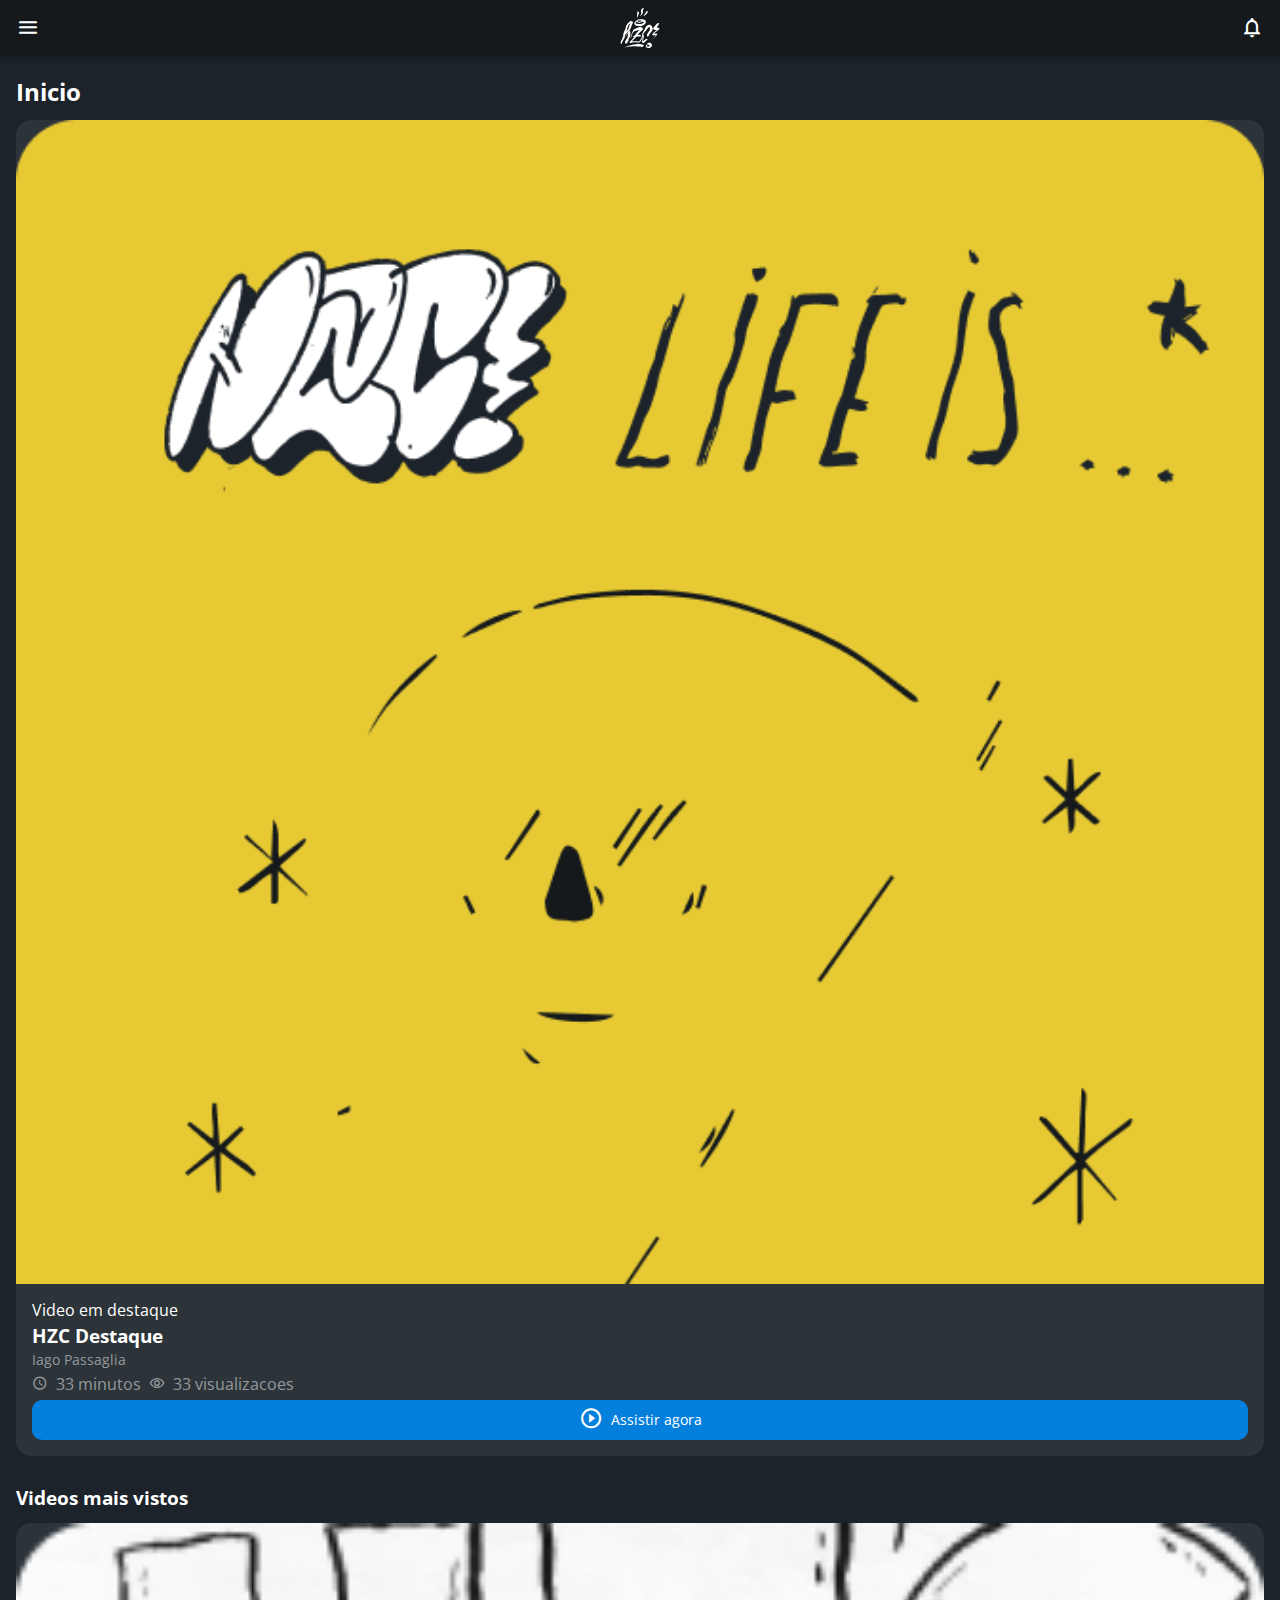
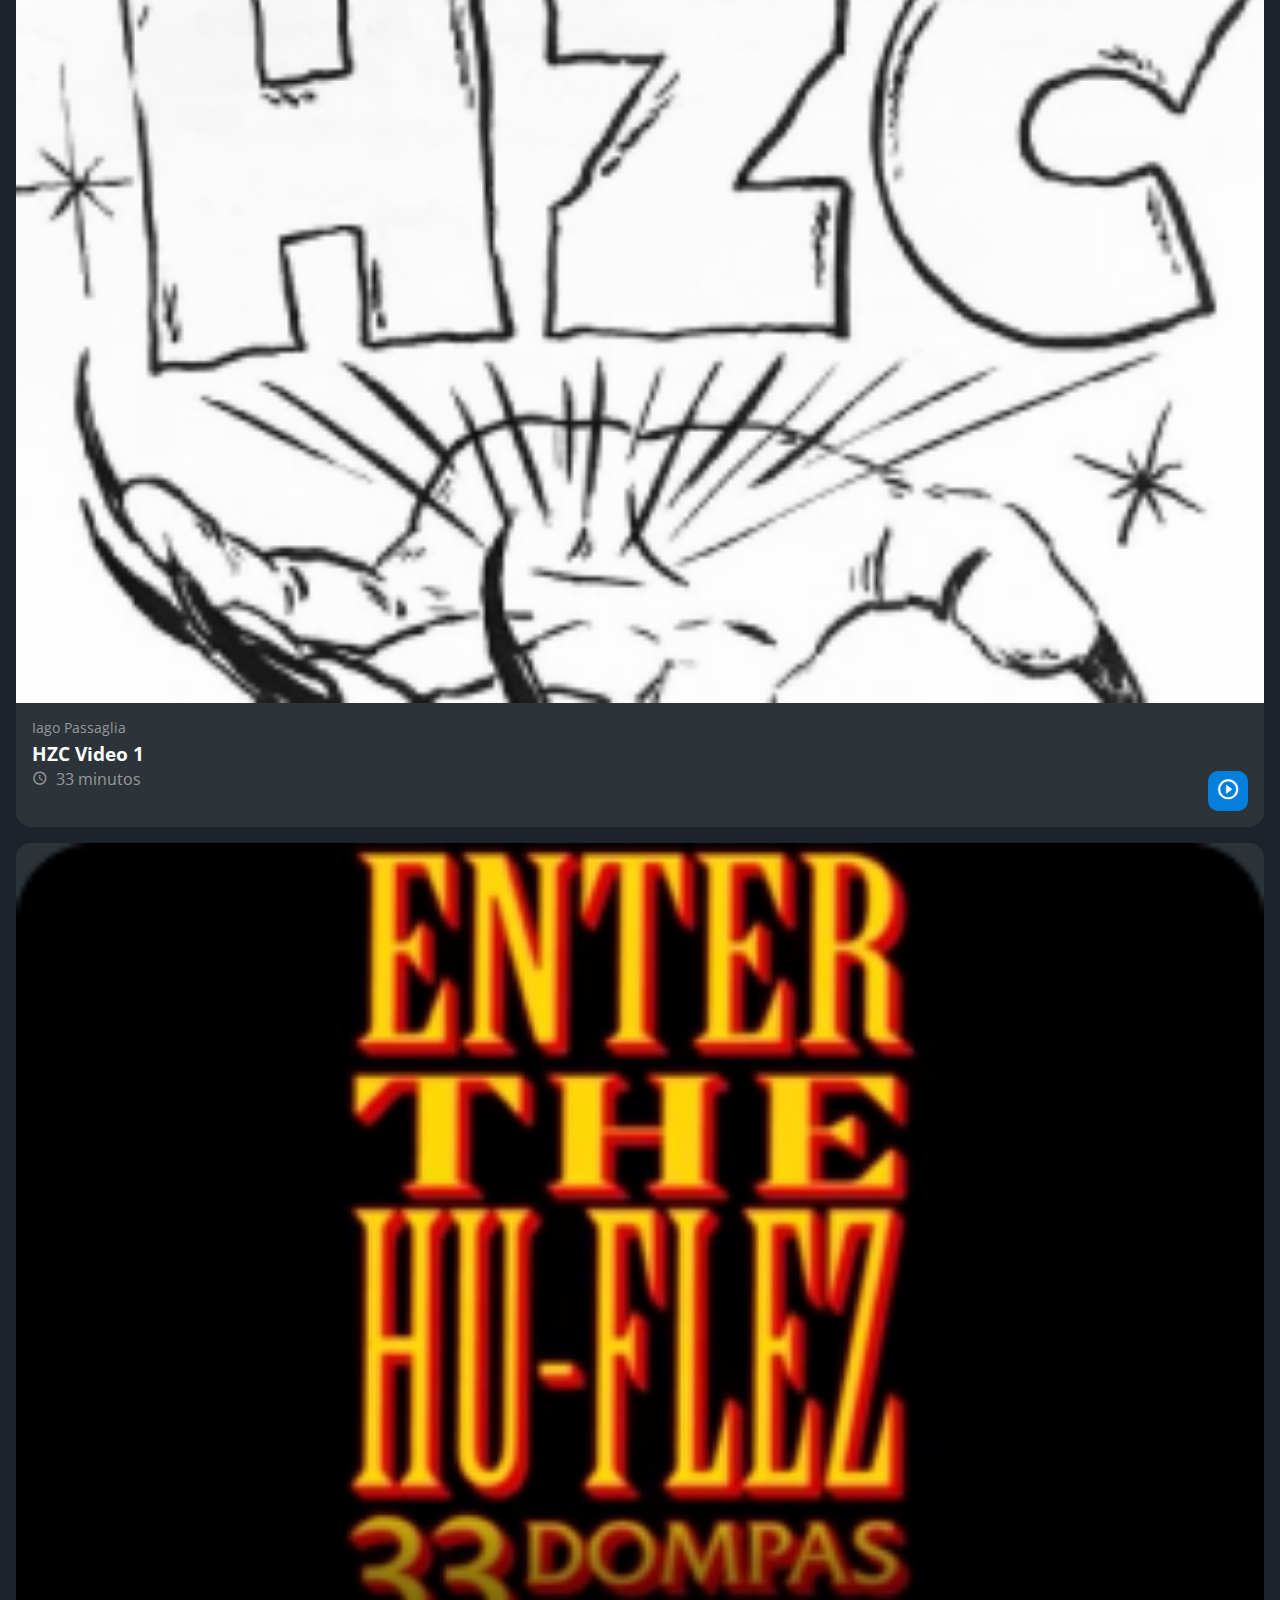
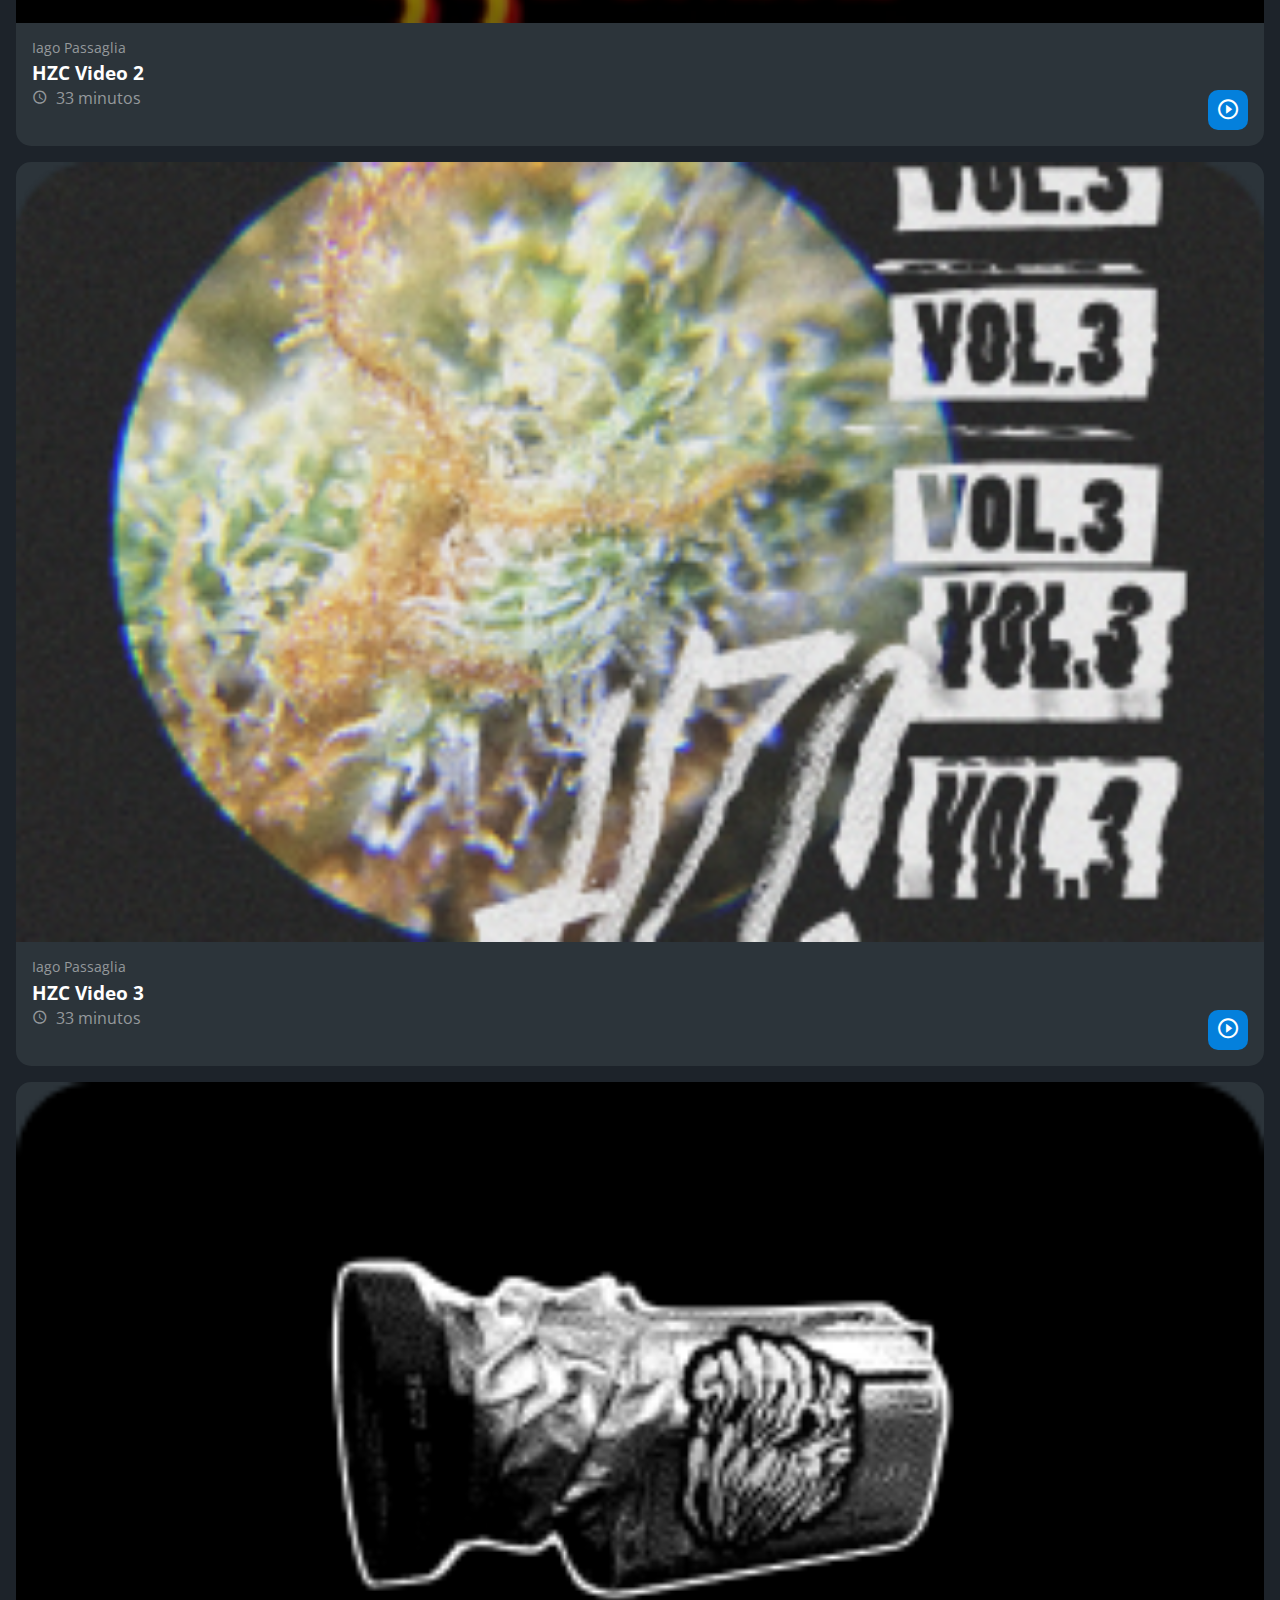
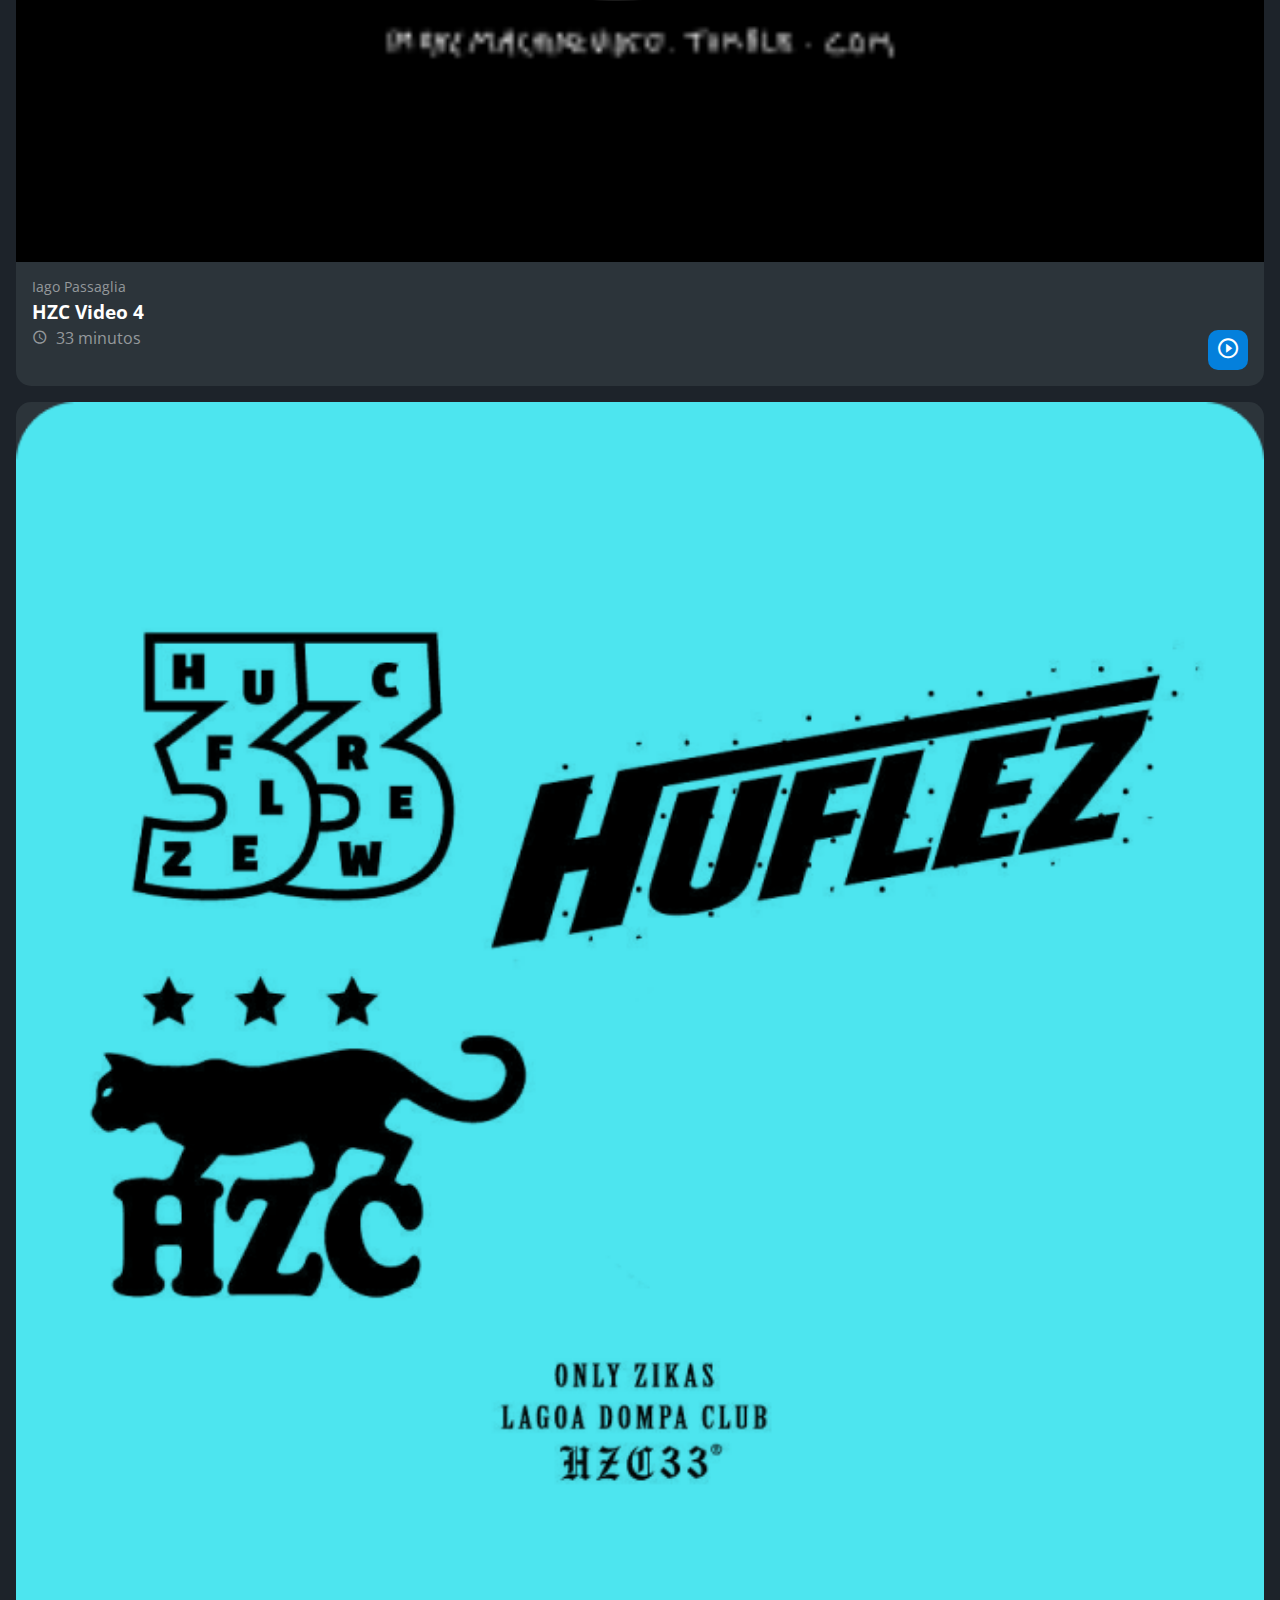
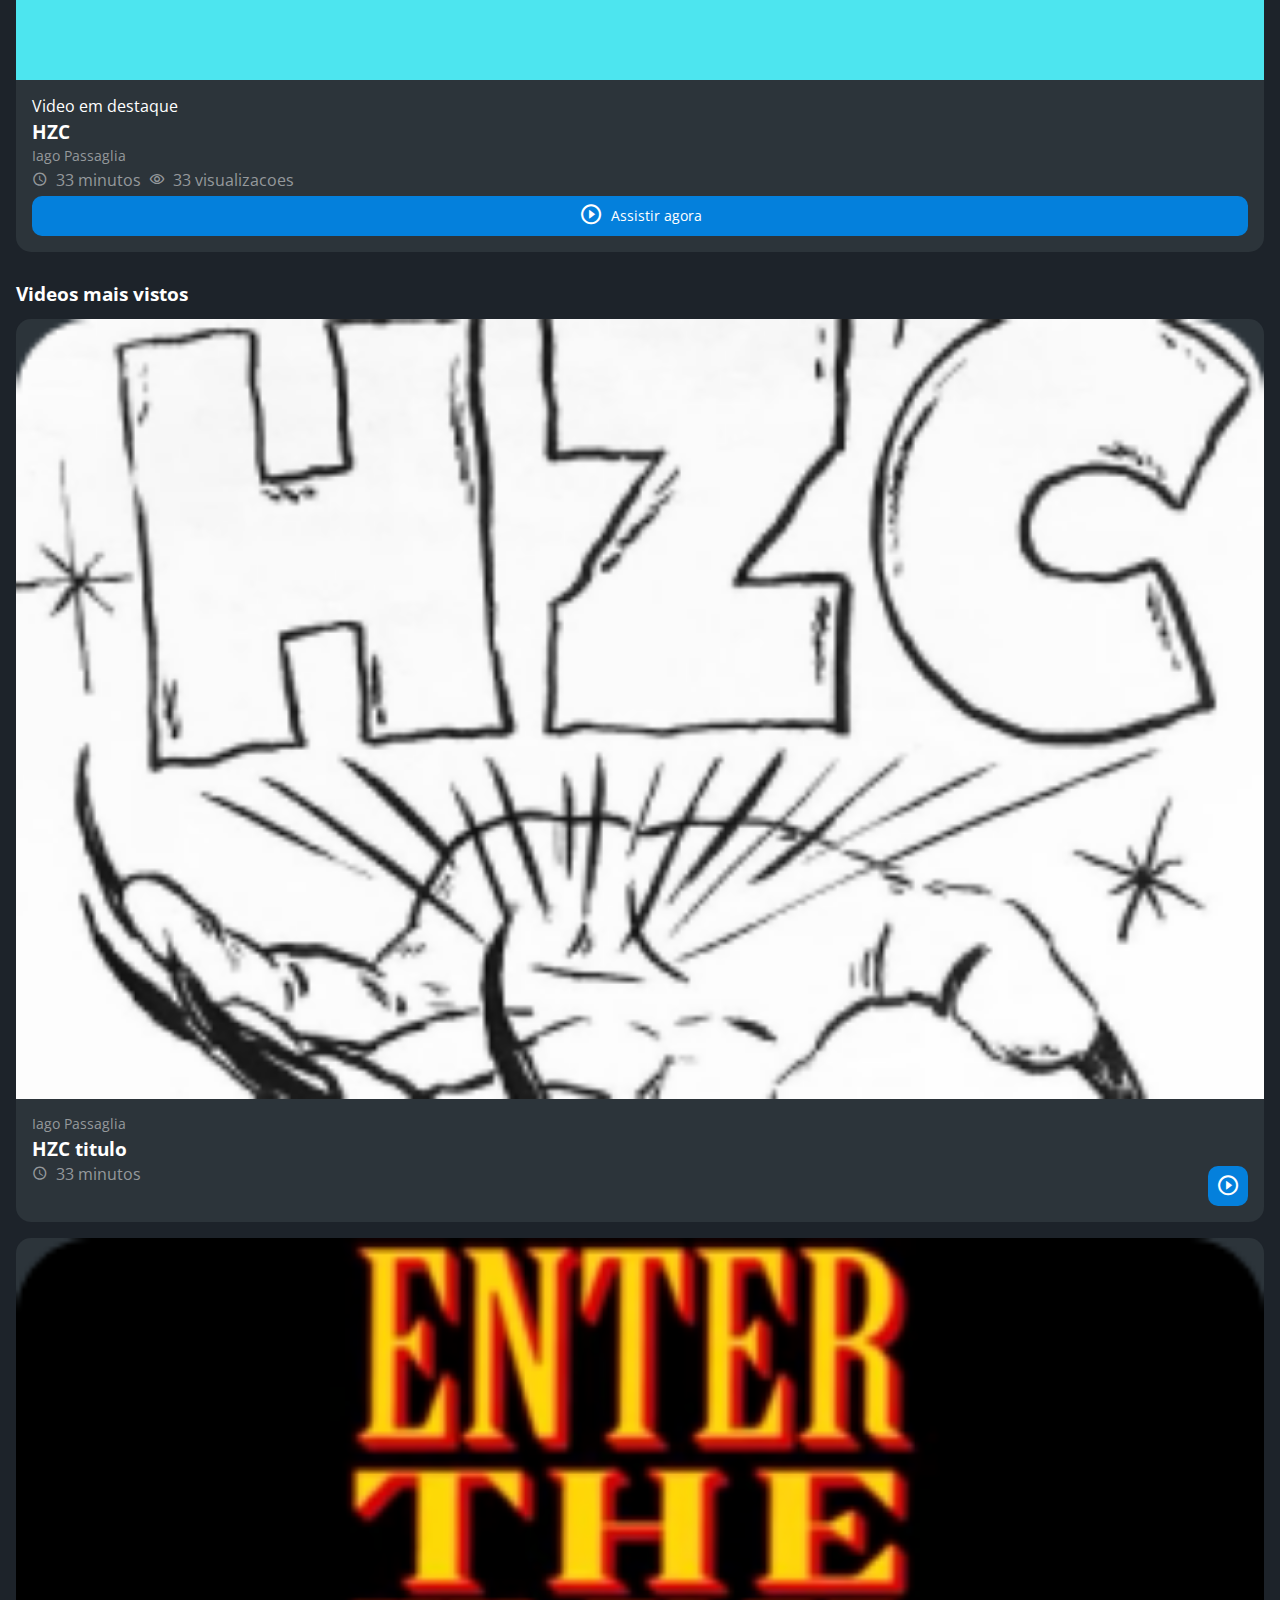
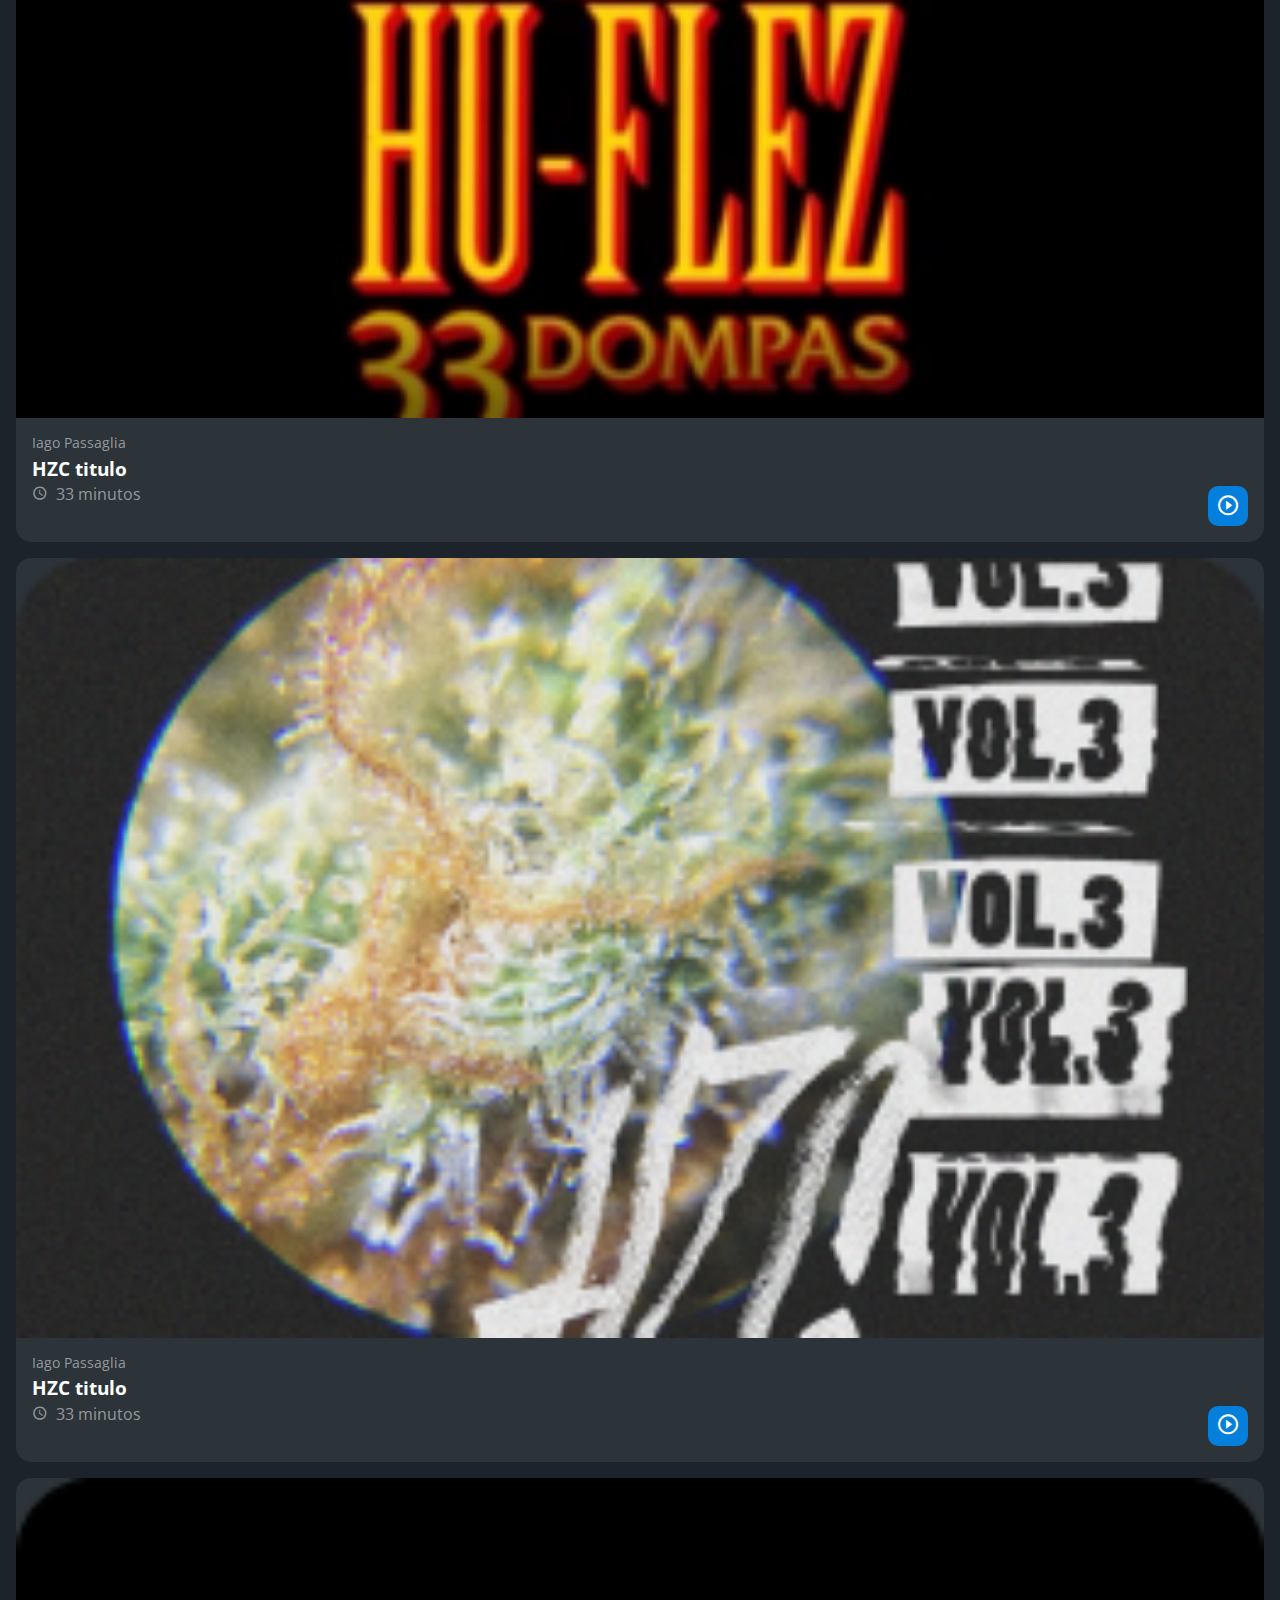
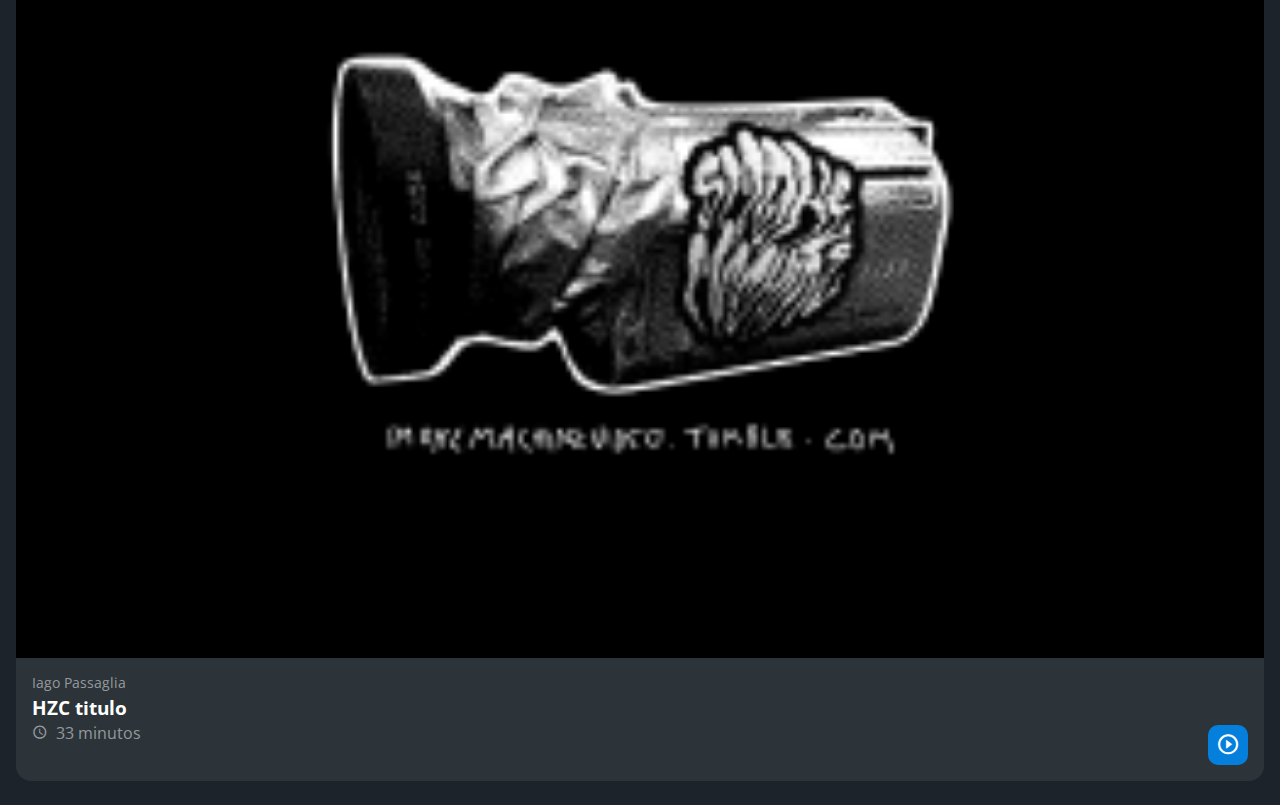
<file: index.html>
<!DOCTYPE html>
<html lang=pt-br">

<head>
    <meta charset="UTF-8">
    <meta http-equiv="X-UA-Compatible" content="IE=edge">
    <meta name="viewport" content="width=device-width, initial-scale=1.0">
    <title>HZC | Home</title>
    <link rel="preconnect" href="https://fonts.googleapis.com">
    <link rel="preconnect" href="https://fonts.gstatic.com" crossorigin>
    <link rel="stylesheet" href="https://fonts.googleapis.com/css2?family=Open+Sans:wght@400;600;700&display=swap">
    <link rel="stylesheet" href="assets/css/reset.css">
    <link rel="stylesheet" href="assets/css/estilos.css">
</head>

<body>

    <header class="cabecalho">
        <button class="cabecalho__menu"> <i></i> </button>
        <img src="assets/img/logo.svg" alt="Logo da HZC" class="cabecalho__logo">
        <p class="p cabecalho__perfil"> Iago Passaglia </p>

        <button class="cabecalho__notificacao"> <i></i> </button>

    </header>
    <nav class="menu-lateral">
        <img src="assets/img/logo.svg" alt="Logo da HZC" class="menu-lateral__logo">
        <a href="#" class="menu-lateral__link menu-lateral__link--inicio menu-lateral__link--ativo">Inicio</a>
        <a href="#" class="menu-lateral__link menu-lateral__link--videos">Videos</a>
        <a href="picos.html" class="menu-lateral__link menu-lateral__link--picos">Picos</a>
        <a href="#" class="menu-lateral__link menu-lateral__link--integrantes">Integrantes</a>
        <a href="#" class="menu-lateral__link menu-lateral__link--camisas">Camisas</a>
        <a href="#" class="menu-lateral__link menu-lateral__link--pinturas">Pinturas</a>
    </nav>
    <main class="principal">
        <h2 class="titulo-pagina"> Inicio </h2>
        <article class="cartao cartao--destaque destaque-video">
            <img src="assets/img/banner-mobile_1.png" alt="banner cartao" class="cartao__imagem cartao__imagem--mobile">
            <img src="assets/img/banner_1.png" alt="banner cartao" class="cartao__imagem cartao__imagem--desktop">
            <div class="cartao__conteudo">
                <p class="cartao__destaque">Video em destaque</p>
                <h3 class="cartao__titulo">HZC Destaque</h3>
                <p class="cartao__perfil">Iago Passaglia</p>
                <p class="cartao__info cartao__info--tempo">33 minutos</p>
                <p class="cartao__info cartao__info--visualizacao">33 visualizacoes</p>
                <button class="cartao__botao cartao__botao--play cartao__botao--destaque">Assistir agora</button>

            </div>
        </article>

        <article class="cartao cartao--recentes videos-recentes">
            <h3 class="cartao__titulo">Videos Recentes</h3>
            <a href="#" class="cartao__link">ver todos</a>
            <ul class="cartao__lista">
                <li class="cartao__item">
                    <img src="assets/img/miniatura_1.png" alt="thumbnail" class="cartao__item-thumbnail">
                    <h4 class="cartao__item-titulo">HZC love machine</h4>
                    <p class="cartao__item-perfil">Iago Passaglia</p>
                </li>

                <li class="cartao__item">
                    <img src="assets/img/miniatura_2.png" alt="thumbnail" class="cartao__item-thumbnail">
                    <h4 class="cartao__item-titulo">HZC love machine</h4>
                    <p class="cartao__item-perfil">Iago Passaglia</p>
                </li>

                <li class="cartao__item">
                    <img src="assets/img/miniatura_3.png" alt="thumbnail" class="cartao__item-thumbnail">
                    <h4 class="cartao__item-titulo">HZC love machine</h4>
                    <p class="cartao__item-perfil">Iago Passaglia</p>
                </li>

                <li class="cartao__item">
                    <img src="assets/img/miniatura_4.png" alt="thumbnail" class="cartao__item-thumbnail">
                    <h4 class="cartao__item-titulo">HZC love machine</h4>
                    <p class="cartao__item-perfil">Iago Passaglia</p>
                </li>

                <li class="cartao__item">
                    <img src="assets/img/miniatura_5.png" alt="thumbnail" class="cartao__item-thumbnail">
                    <h4 class="cartao__item-titulo">HZC love machine</h4>
                    <p class="cartao__item-perfil">Iago Passaglia</p>

                </li>

            </ul>
        </article>

        <section class="secao secao-videos">

            <h3 class="titulo-secao">Videos mais vistos</h3>

            <article class="cartao">

                <img src="assets/img/video_1.png" alt="video" class="cartao__imagem">

                <div class="cartao__conteudo">

                    <p class="cartao__perfil">Iago Passaglia</p>
                    <h3 class="cartao__titulo">HZC Video 1</h3>
                    <p class="cartao__info cartao__info--tempo">33 minutos</p>
                    <button class="cartao__botao cartao__botao--play" aria-label="Assistir agora"></button>

                </div>

            </article>

            <article class="cartao">

                <img src="assets/img/video_2.png" alt="video" class="cartao__imagem">

                <div class="cartao__conteudo">

                    <p class="cartao__perfil">Iago Passaglia</p>
                    <h3 class="cartao__titulo">HZC Video 2</h3>
                    <p class="cartao__info cartao__info--tempo">33 minutos</p>
                    <button class="cartao__botao cartao__botao--play" aria-label="Assistir agora"></button>

                </div>

            </article>


            <article class="cartao">

                <img src="assets/img/video_3.png" alt="video" class="cartao__imagem">

                <div class="cartao__conteudo">

                    <p class="cartao__perfil">Iago Passaglia</p>
                    <h3 class="cartao__titulo">HZC Video 3</h3>
                    <p class="cartao__info cartao__info--tempo">33 minutos</p>
                    <button class="cartao__botao cartao__botao--play" aria-label="Assistir agora"></button>

                </div>

            </article>


            <article class="cartao">

                <img src="assets/img/video_4.png" alt="video" class="cartao__imagem">

                <div class="cartao__conteudo">

                    <p class="cartao__perfil">Iago Passaglia</p>
                    <h3 class="cartao__titulo">HZC Video 4</h3>
                    <p class="cartao__info cartao__info--tempo">33 minutos</p>
                    <button class="cartao__botao cartao__botao--play" aria-label="Assistir agora"></button>

                </div>

            </article>

        </section>

        <article class="cartao cartao--recentes produtos-recentes">
            <h3 class="cartao__titulo">Videos Recentes</h3>
            <a href="#" class="cartao__link">ver todos</a>
            <ul class="cartao__lista">
                <li class="cartao__item">
                    <img src="assets/img/miniatura_1.png" alt="thumbnail" class="cartao__item-thumbnail">
                    <h4 class="cartao__item-titulo">HZC love machine</h4>
                    <p class="cartao__item-perfil">Iago Passaglia</p>
                </li>

                <li class="cartao__item">
                    <img src="assets/img/miniatura_2.png" alt="thumbnail" class="cartao__item-thumbnail">
                    <h4 class="cartao__item-titulo">HZC love machine</h4>
                    <p class="cartao__item-perfil">Iago Passaglia</p>
                </li>

                <li class="cartao__item">
                    <img src="assets/img/miniatura_3.png" alt="thumbnail" class="cartao__item-thumbnail">
                    <h4 class="cartao__item-titulo">HZC love machine</h4>
                    <p class="cartao__item-perfil">Iago Passaglia</p>
                </li>

                <li class="cartao__item">
                    <img src="assets/img/miniatura_4.png" alt="thumbnail" class="cartao__item-thumbnail">
                    <h4 class="cartao__item-titulo">HZC love machine</h4>
                    <p class="cartao__item-perfil">Iago Passaglia</p>
                </li>

                <li class="cartao__item">
                    <img src="assets/img/miniatura_5.png" alt="thumbnail" class="cartao__item-thumbnail">
                    <h4 class="cartao__item-titulo">HZC love machine</h4>
                    <p class="cartao__item-perfil">Iago Passaglia</p>
                </li>

            </ul>
        </article>

        <!-- Destaque de vendas e cartoes de vendas -->
        <article class="cartao cartao--destaque destaque-produtos">
            <img src="assets/img/banner_2.png" alt="banner cartao" class="cartao__imagem cartao__imagem--desktop">
            <img src="assets/img/banner-mobile_2.png" alt="banner cartao" class="cartao__imagem cartao__imagem--mobile">
            <div class="cartao__conteudo">
                <p class="cartao__destaque">Video em destaque</p>
                <h3 class="cartao__titulo">HZC </h3>
                <p class="cartao__perfil">Iago Passaglia</p>
                <p class="cartao__info cartao__info--tempo">33 minutos</p>
                <p class="cartao__info cartao__info--visualizacao">33 visualizacoes</p>
                <button class="cartao__botao cartao__botao--play cartao__botao--destaque">Assistir agora</button>

            </div>
        </article>

        <section class="secao secao-produtos">

            <h3 class="titulo-secao">Videos mais vistos</h3>

            <article class="cartao">

                <img src="assets/img/video_1.png" alt="video" class="cartao__imagem">

                <div class="cartao__conteudo">

                    <p class="cartao__perfil">Iago Passaglia</p>
                    <h3 class="cartao__titulo">HZC titulo</h3>
                    <p class="cartao__info cartao__info--tempo">33 minutos</p>
                    <button class="cartao__botao cartao__botao--play" aria-label="Assistir agora"></button>

                </div>

            </article>

            <article class="cartao">

                <img src="assets/img/video_2.png" alt="video" class="cartao__imagem">

                <div class="cartao__conteudo">

                    <p class="cartao__perfil">Iago Passaglia</p>
                    <h3 class="cartao__titulo">HZC titulo</h3>
                    <p class="cartao__info cartao__info--tempo">33 minutos</p>
                    <button class="cartao__botao cartao__botao--play" aria-label="Assistir agora"></button>

                </div>

            </article>


            <article class="cartao">

                <img src="assets/img/video_3.png" alt="video" class="cartao__imagem">

                <div class="cartao__conteudo">

                    <p class="cartao__perfil">Iago Passaglia</p>
                    <h3 class="cartao__titulo">HZC titulo</h3>
                    <p class="cartao__info cartao__info--tempo">33 minutos</p>
                    <button class="cartao__botao cartao__botao--play" aria-label="Assistir agora"></button>

                </div>

            </article>


            <article class="cartao">

                <img src="assets/img/video_4.png" alt="video" class="cartao__imagem">

                <div class="cartao__conteudo">

                    <p class="cartao__perfil">Iago Passaglia</p>
                    <h3 class="cartao__titulo">HZC titulo</h3>
                    <p class="cartao__info cartao__info--tempo">33 minutos</p>
                    <button class="cartao__botao cartao__botao--play" aria-label="Assistir agora"></button>

                </div>

            </article>

        </section>
    </main>

    <script src="index.js"> </script>

</body>

</html>
</file>
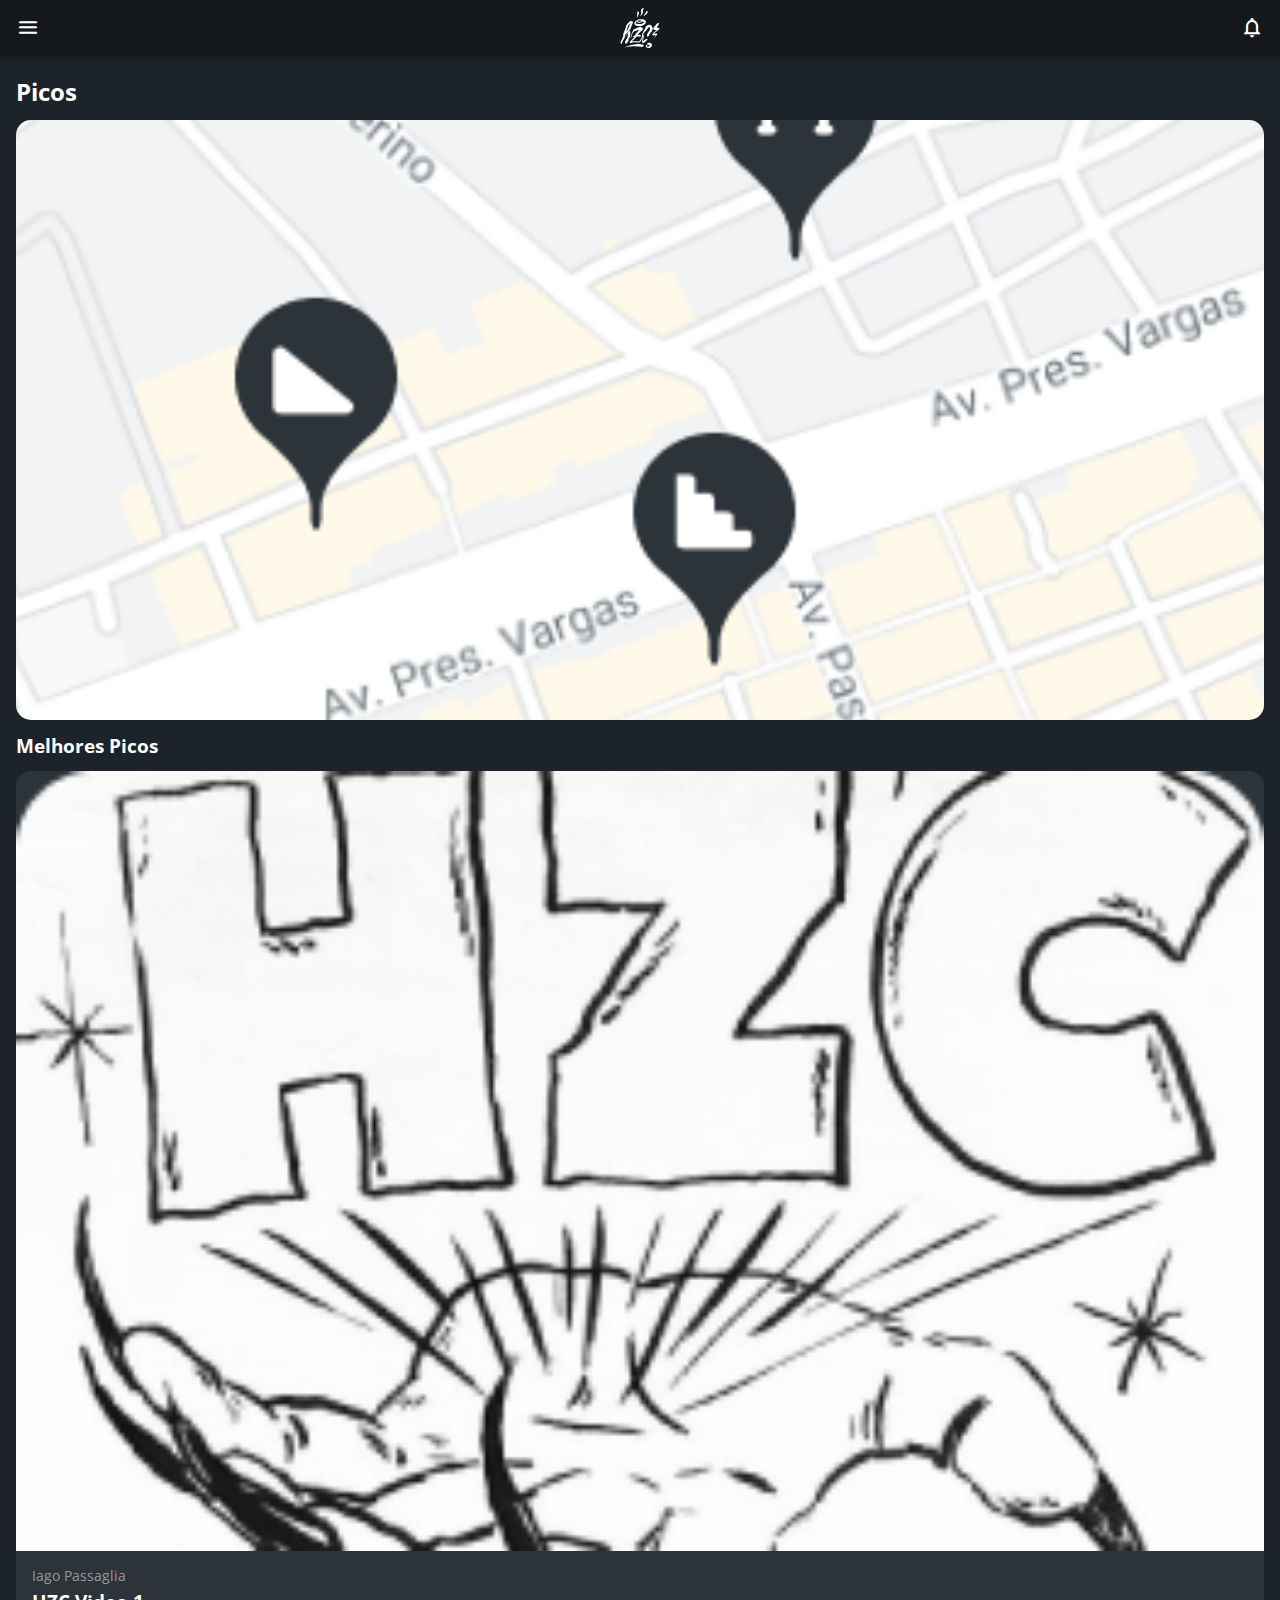
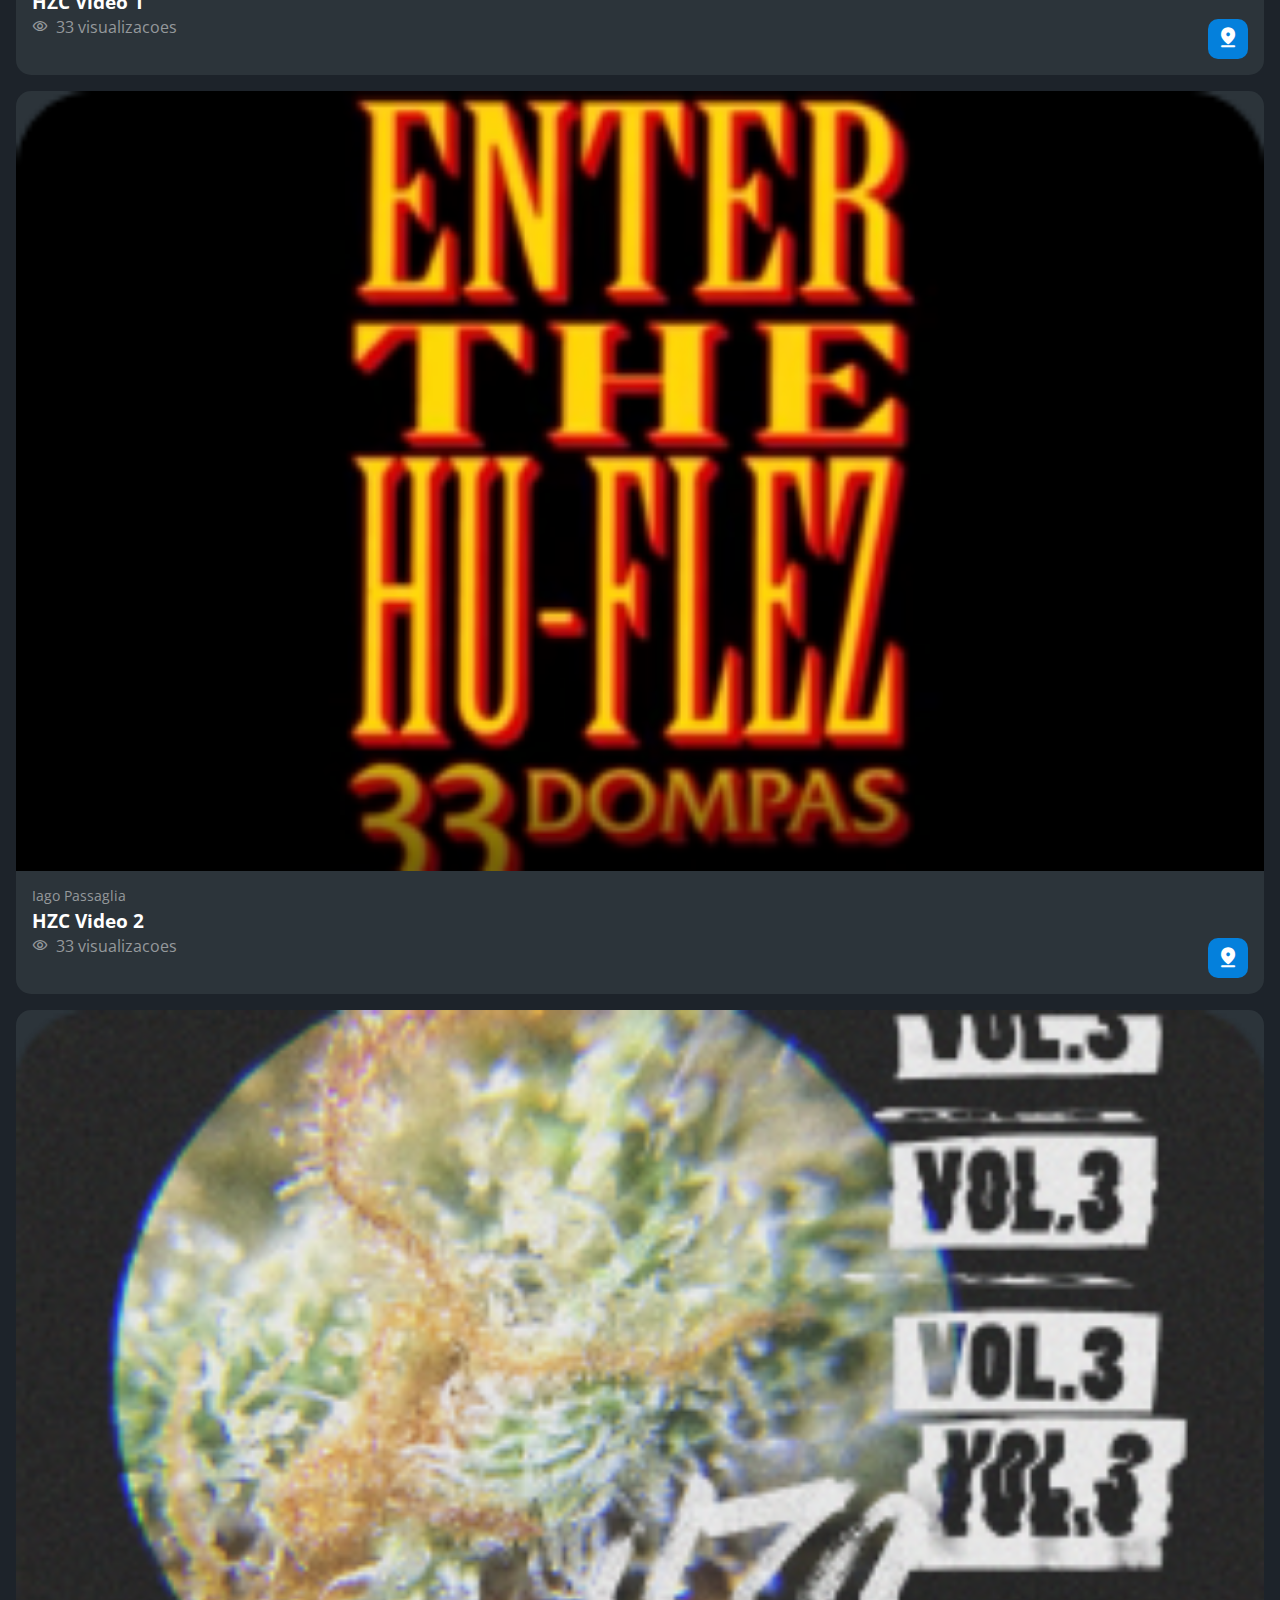
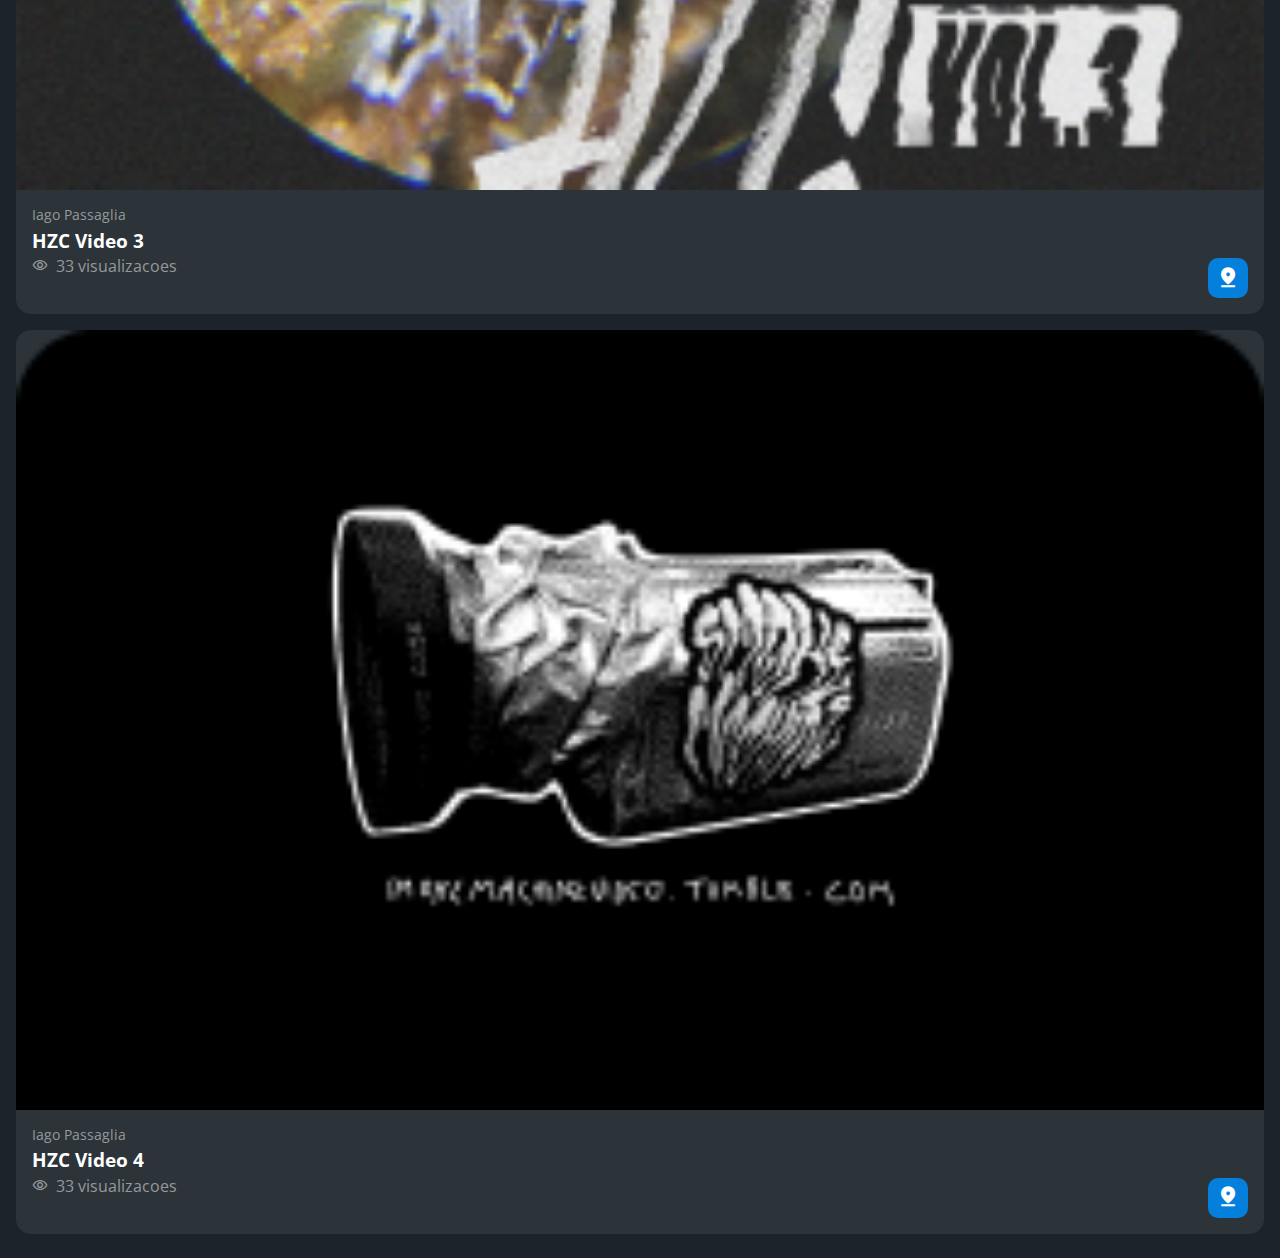
<file: picos.html>
<!DOCTYPE html>
<html lang=pt-br">

<head>
    <meta charset="UTF-8">
    <meta http-equiv="X-UA-Compatible" content="IE=edge">
    <meta name="viewport" content="width=device-width, initial-scale=1.0">
    <title>HZC | Picos</title>
    <link rel="preconnect" href="https://fonts.googleapis.com">
    <link rel="preconnect" href="https://fonts.gstatic.com" crossorigin>
    <link rel="stylesheet" href="https://fonts.googleapis.com/css2?family=Open+Sans:wght@400;600;700&display=swap">
    <link rel="stylesheet" href="assets/css/reset.css">
    <link rel="stylesheet" href="assets/css/estilos.css">
</head>

<body>

    <header class="cabecalho">
        <button class="cabecalho__menu"> <i></i> </button>
        <img src="assets/img/logo.svg" alt="Logo da HZC" class="cabecalho__logo">
        <p class="p cabecalho__perfil"> Iago Passaglia </p>

        <button class="cabecalho__notificacao"> <i></i> </button>

    </header>
    <nav class="menu-lateral">
        <img src="assets/img/logo.svg" alt="Logo da HZC" class="menu-lateral__logo">
        <a href="index.html" class="menu-lateral__link menu-lateral__link--inicio">Inicio</a>
        <a href="#" class="menu-lateral__link menu-lateral__link--videos">Videos</a>
        <a href="picos.html" class="menu-lateral__link menu-lateral__link--picos menu-lateral__link--ativo">Picos</a>
        <a href="#" class="menu-lateral__link menu-lateral__link--integrantes">Integrantes</a>
        <a href="#" class="menu-lateral__link menu-lateral__link--camisas">Camisas</a>
        <a href="#" class="menu-lateral__link menu-lateral__link--pinturas">Pinturas</a>
    </nav>
    <main class="principal">
        <h2 class="titulo-pagina"> Picos </h2>
        <article class="cartao cartao-destaque--picos">
            <img src="assets/img/mapa-picos.png" alt="banner cartao" class="cartao__imagem cartao__imagem--picos">

        </article>


        <section class="secao secao-videos">

            <h3 class="titulo-secao">Melhores Picos</h3>

            <article class="cartao">

                <img src="assets/img/video_1.png" alt="video" class="cartao__imagem">

                <div class="cartao__conteudo">

                    <p class="cartao__perfil">Iago Passaglia</p>
                    <h3 class="cartao__titulo">HZC Video 1</h3>
                    <p class="cartao__info cartao__info--visualizacao">33 visualizacoes</p>
                    <button class="cartao__botao cartao__botao--pico" aria-label="Assistir agora"></button>

                </div>

            </article>

            <article class="cartao">

                <img src="assets/img/video_2.png" alt="video" class="cartao__imagem">

                <div class="cartao__conteudo">

                    <p class="cartao__perfil">Iago Passaglia</p>
                    <h3 class="cartao__titulo">HZC Video 2</h3>
                    <p class="cartao__info cartao__info--visualizacao">33 visualizacoes</p>
                    <button class="cartao__botao cartao__botao cartao__botao--pico" aria-label="Assistir agora"></button>

                </div>

            </article>


            <article class="cartao">

                <img src="assets/img/video_3.png" alt="video" class="cartao__imagem">

                <div class="cartao__conteudo">

                    <p class="cartao__perfil">Iago Passaglia</p>
                    <h3 class="cartao__titulo">HZC Video 3</h3>
                    <p class="cartao__info cartao__info--visualizacao">33 visualizacoes</p>
                    <button class="cartao__botao cartao__botao--pico" aria-label="Assistir agora"></button>

                </div>

            </article>


            <article class="cartao">

                <img src="assets/img/video_4.png" alt="video" class="cartao__imagem">

                <div class="cartao__conteudo">

                    <p class="cartao__perfil">Iago Passaglia</p>
                    <h3 class="cartao__titulo">HZC Video 4</h3>
                    <p class="cartao__info cartao__info--visualizacao">33 visualizacoes</p>
                    <button class="cartao__botao cartao__botao--pico" aria-label="Assistir agora"></button>

                </div>

            </article>

        </section>


        
        <script src="index.js"> </script>
    </body>
    </html>
</file>
<file: assets/css/estilos.css>
@font-face {
    font-family: 'icones';
    src: url(../font/icones.ttf);
}

body {
    background-color: #1D232A;
    font-family: 'Open Sans', 'icones', sans-serif;
    color: #FFFFFF;
}

@media screen and (min-width:1440px) {
    body {
        display: grid;
        grid-template-columns: auto 1fr;
    }
}

.cabecalho {
    display: flex;
    justify-content: space-between;
    align-items: center;
    background-color: #15191C;
    padding: 8px 16px;
    box-shadow: 0px 4px 4px rgba(0, 0, 0, 0.16);
}

.cabecalho__perfil {
    display: none;
}

@media screen and (min-width:1440px) {
    .cabecalho {
        background-color: #1D232A;
        display: grid;
        column-gap: 32px;
        grid-template-columns: 1fr auto;
        padding: 16px 60px;
        height: 80px;
        box-sizing: border-box;
        grid-column: 2;
    }

    .cabecalho__menu {
        display: none;
    }

    .cabecalho__logo {
        display: none;
    }

    .cabecalho__perfil {
        display: grid;
        grid-template-columns: repeat(3, auto);
        column-gap: 8px;
        align-items: center;
        justify-self: flex-end;
        color: #95999C;
        padding: 8px 32px;
        border-right: 1px solid #95999C;
    }

    .cabecalho__perfil::before {
        content: "";
        display: block;
        width: 32px;
        height: 32px;
        background-image: url(../img/profile_2.png);
        background-size: contain;
        background-repeat: no-repeat;
        background-position: center;

    }

    .cabecalho__perfil::after {
        content: "\e90d";
        color: #FFFFFF;
        font-size: 1.5rem;
    }
}

.cabecalho__menu i::before {
    content: "\e904";
    font-size: 24px;
}

.cabecalho__notificacao i::before {
    content: "\e906";
    font-size: 24px;
}

.cabecalho__logo {
    width: 40px;
}


.menu-lateral {
    display: flex;
    flex-direction: column;
    width: 75vw;
    height: 100vh;
    background-color: #15191C;

    position: absolute;
    z-index: 10;
    left: -100vw;
    transition: .5s;
}

.menu-lateral--ativo {

    left: 0;
    transition: .5s;
}

.menu-lateral__logo {
    width: 118px;
    align-self: center;
    padding: 16px;
}

.menu-lateral__link {
    height: 64px;
    color: #95999C;
    padding-left: 64px;
    display: flex;
    align-items: center;

}

.menu-lateral__link::before {
    width: 24px;
    height: 24px;
    font-size: 24px;
    position: absolute;
    left: 24px;
}

.menu-lateral__link--inicio::before {

    content: "\e902";
}

.menu-lateral__link--videos::before {
    content: "\e90e";
}

.menu-lateral__link--picos::before {
    content: "\e909";
}

.menu-lateral__link--integrantes::before {
    content: "\e903";
}

.menu-lateral__link--camisas::before {
    content: "\e900";
}

.menu-lateral__link--pinturas::before {
    content: "\e90a";
}

.menu-lateral__link--ativo {
    color: white;
    padding-left: 56px;
    border-left: 8px solid white;
}

@media screen and (min-width:1440px) {
    .menu-lateral {
        position: static;
        width: 200px;
        grid-column: 1;
        grid-row: 1 /span 2;
    }

    .menu-lateral__link {
        position: static;
    }
}

.principal {
    padding: 24px 16px;
    display: grid;
    gap: 16px;
}

.titulo-pagina {
    font-size: 1.5rem;
    font-weight: 700;
}

.titulo-secao {
    font-size: 1.2rem;
    font-weight: 700;
}

@media screen and (min-width:1440px) {
    .principal {
        display: grid;
        grid-template-columns: auto 1fr auto;
        column-gap: 32px;
        padding: 16px 60px;
        grid-column: 2;
        grid-template-areas:
            "titulo-pagina titulo-pagina titulo-pagina"
            "destaque-video destaque-video videos-recentes"
            "secao-videos secao-videos secao-videos"
            "produtos-recentes destaque-produtos destaque-produtos"
            "secao-produtos secao-produtos secao-produtos"
        ;

    }
}

.cartao {
    width: 100%;
    border-radius: 15px;
    overflow: hidden;
    background-color: #2C343A;


}

.cartao__conteudo {
    padding: 16px;
    display: grid;
    grid-template-columns: auto 1fr;
    gap: 8px;
    align-items: flex-start;
}

.cartao__destaque {
    grid-column: span 2;
}

.cartao__imagem--desktop{
    display:none;
}

.cartao--destaque {
    margin-bottom: 16px;
}

.cartao__titulo {
    font-size: 1.2rem;
    font-weight: 700;
    grid-column: span 2;

}

.cartao__perfil {
    color: #95999C;
    font-size: 0.9rem;
    grid-column: span 2;
}

.cartao__info {
    display: flex;
    align-items: center;
    color: #95999C;
}

.cartao__info--tempo::before {
    content: "\e90c";
    margin-right: 8px;
}

.cartao__info--visualizacao::before {
    content: "\e90f";
    margin-right: 8px;
}

.cartao__botao {
    display: flex;
    justify-content: center;
    align-items: center;
    background-color: #0480DC;
    width: 40px;
    height: 40px;
    border-radius: 10px;
    font-size: 0.9rem;
    justify-self: flex-end;
}

.cartao__botao--play::before {
    content: "\e90b";
    font-size: 24px;

}

.cartao__botao--pico::before {
    content: "\e908";
    font-size: 24px;

}

.cartao__botao--destaque {
    width: 100%;
    grid-column: span 2;

}

.cartao__botao--destaque::before {
    margin-right: 8px;
}

.cartao--recentes {
    display: none;
}

@media screen and (min-width:1440px) {

    .cartao__imagem--desktop{
        display:block;
    }

    .cartao__imagem--mobile{
        display:none;
    }

    .cartao__botao--destaque{
        grid-column: auto;
        padding: 16px 8px;
    }

    .cartao--recentes {
        display: grid;
        grid-template-columns: auto auto;
        align-items: center;
        row-gap: 24px;
        width: 256px;
        padding: 16px;
        box-sizing: border-box;
        align-self: flex-start;
    }

    .cartao--recentes .cartao__titulo {
        grid-column: auto;
    }

    .cartao__link {
        font-size: 0.8rem;
        font-weight: 600;
        color: #0480DC;
        justify-self: flex-end;


    }

    .cartao__lista {
        display: grid;
        row-gap: 16px;
        grid-column: span 2;
    }

    .cartao__item {
        display: grid;
        grid-template-columns: auto 1fr;
        gap: 8px;

    }

    .cartao__item-thumbnail {
        width: 32px;
        grid-row: span 2;
    }

    .cartao__item-titulo {
        font-size: 0.9rem;
        line-height: 1.2rem;
        font-weight: 700;
    }

    .cartao__perfil {
        font-size: 0.8rem;
        color: #95999C;
    }
}

.secao {
    display: grid;
    gap: 16px;
}

@media screen and (min-width:1440px){
    .secao{
        grid-template-columns: repeat(4 , 1fr);
    }
    .titulo-secao{
        grid-column: span 4;
    }
}

@media screen and (min-width:1440px) {
    .destaque-video {
        grid-area: destaque-video;
    }
    
    .videos-recentes {
        grid-area: videos-recentes;
    }
    
    .secao-videos {
        grid-area: secao-videos;
    }
    
    .destaque-produtos {
        grid-area: destaque-produtos;
    }
    
    .produtos-recentes {
        grid-area: produtos-recentes;
    }
    
    .secao-produtos {
        grid-area: secao-produtos;
    }
}

.cartao-destaque--picos{

    border-radius: 15px;
    height: 600px;
    position: inherit;

}

.cartao__imagem--picos{
    transform: scale(4.5);
}
</file>
